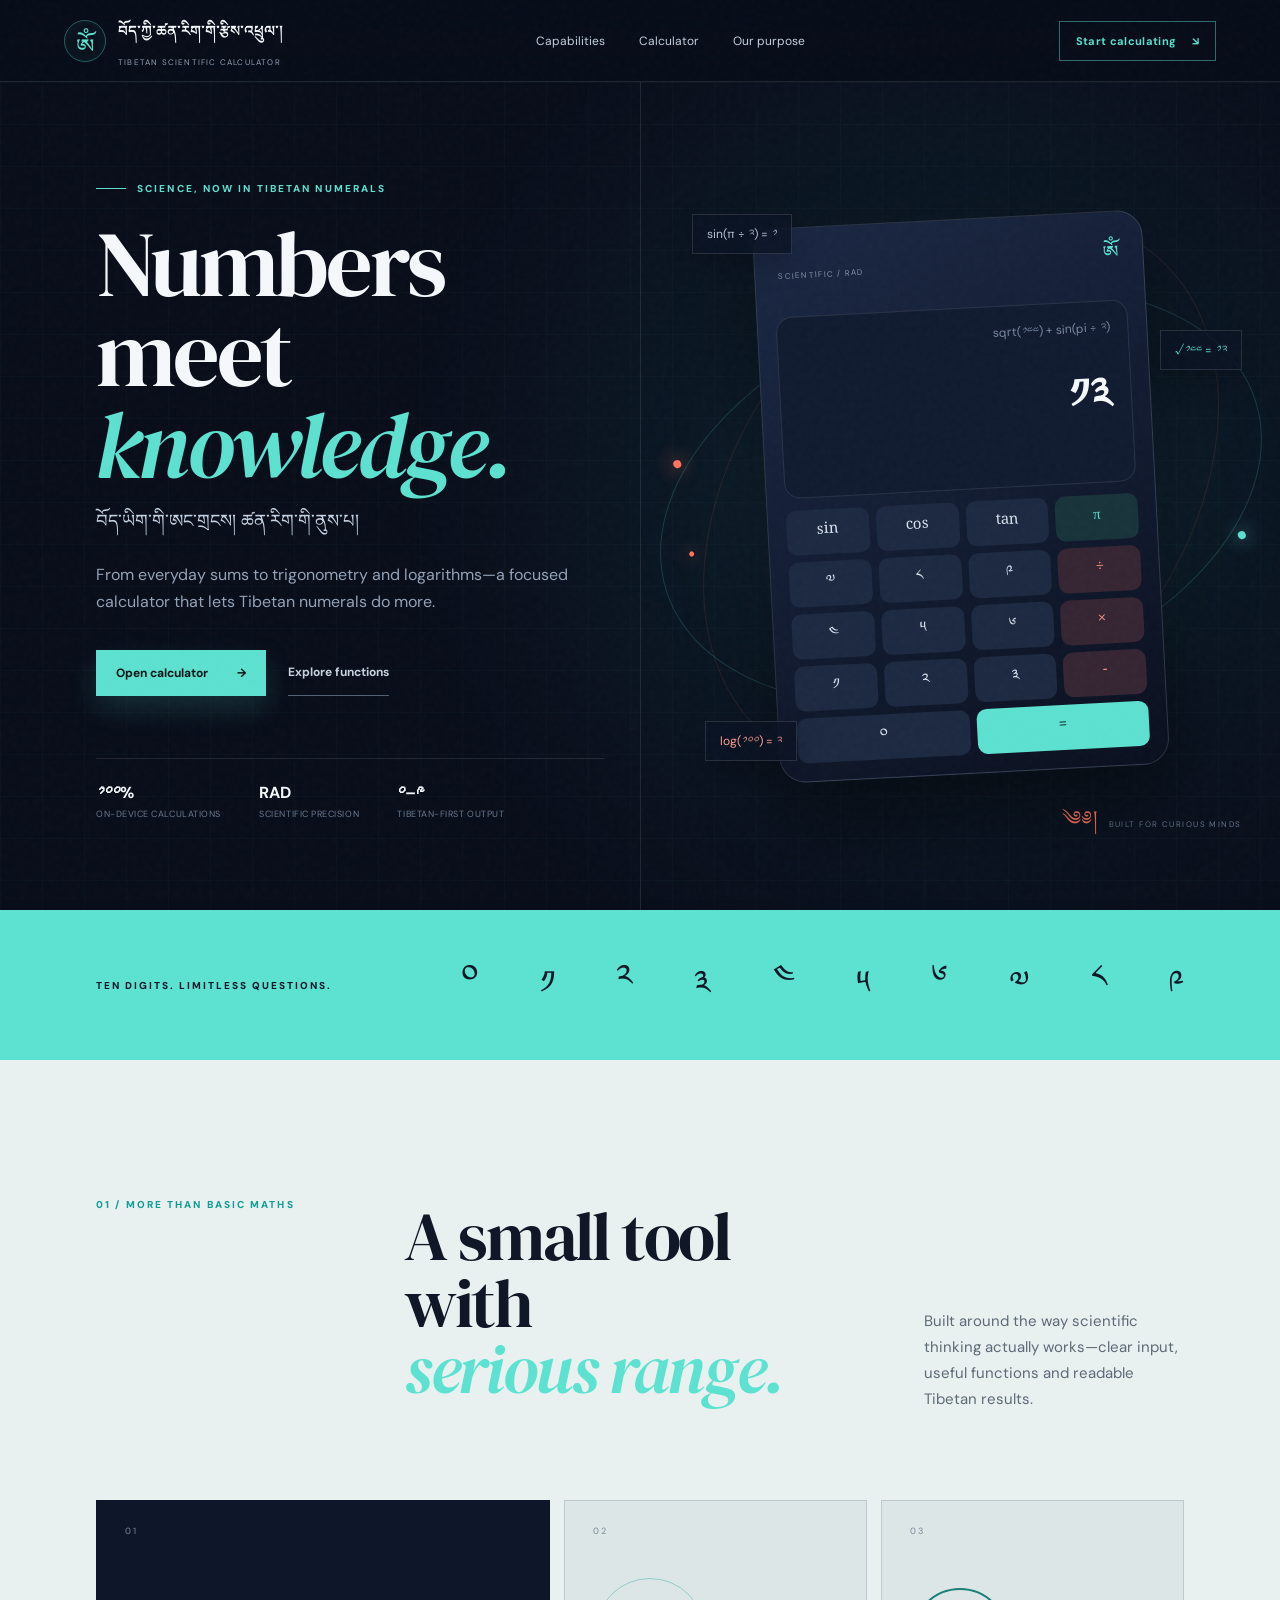
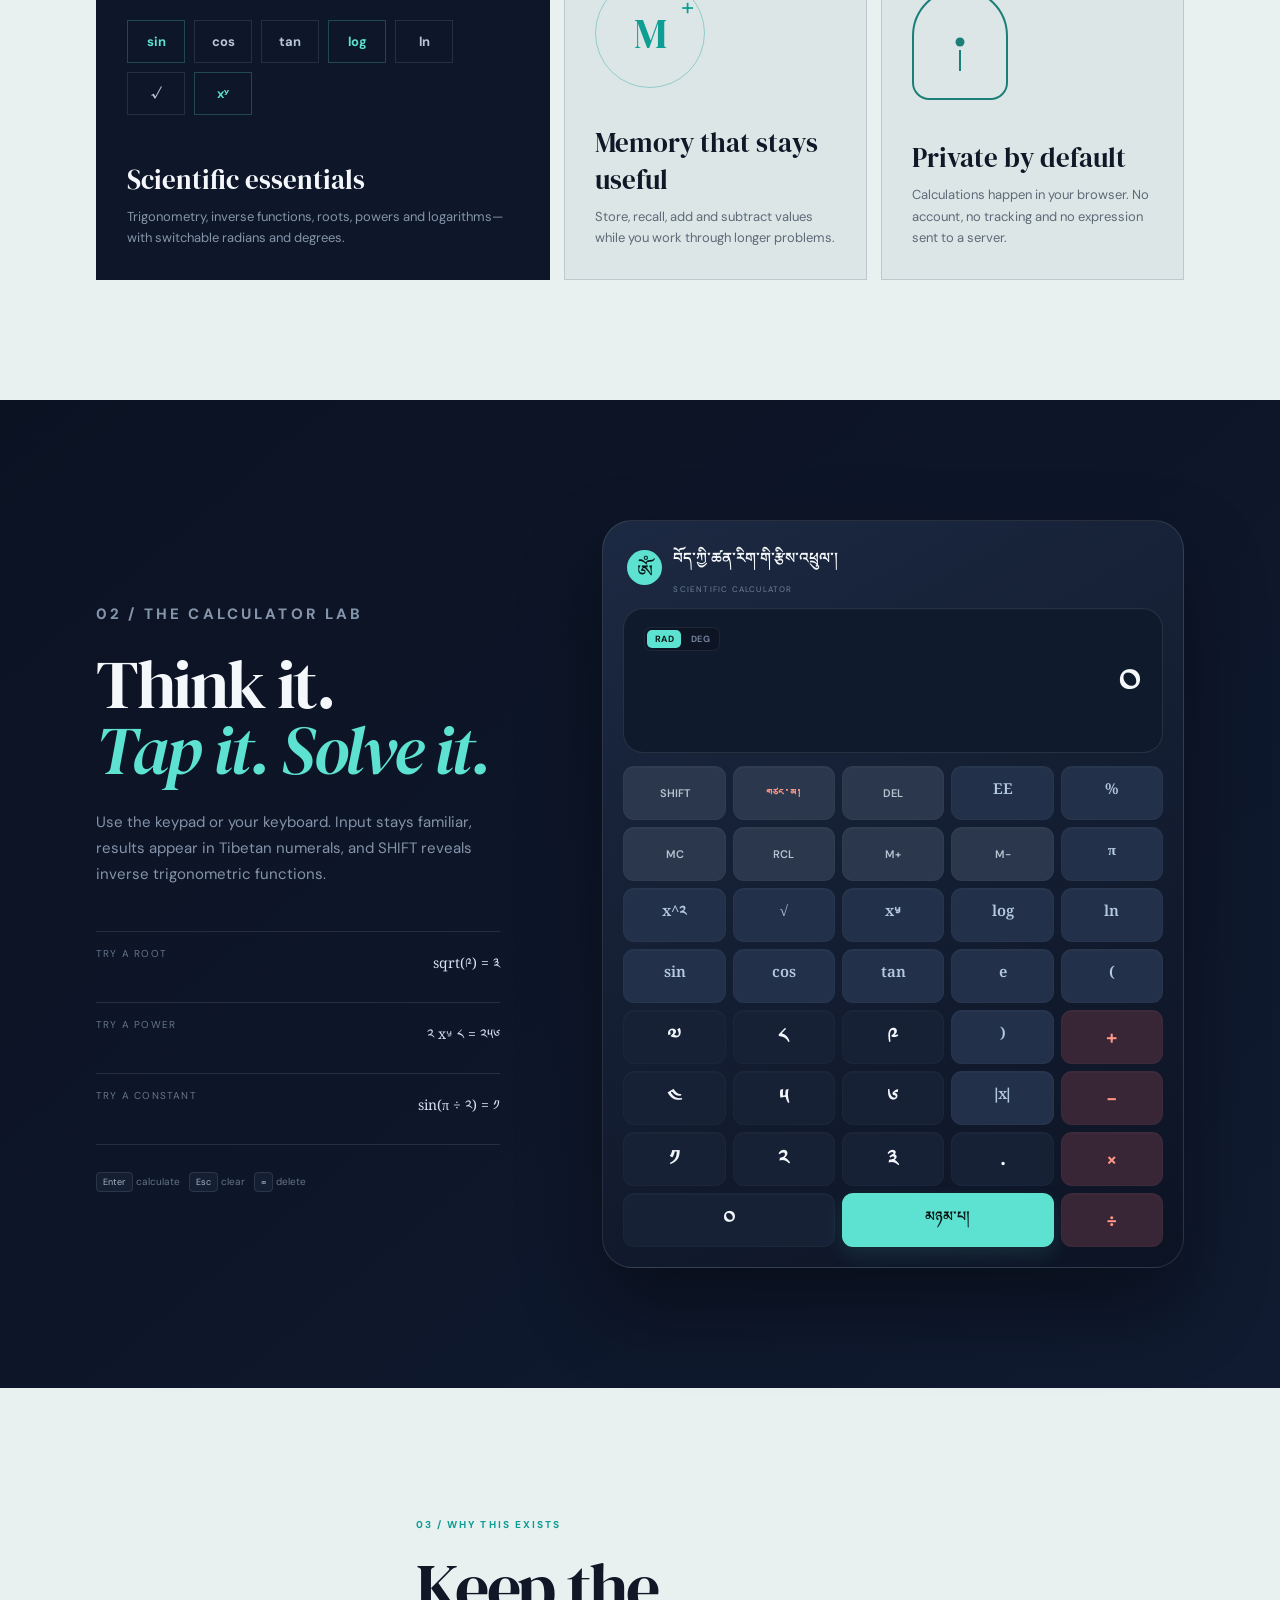
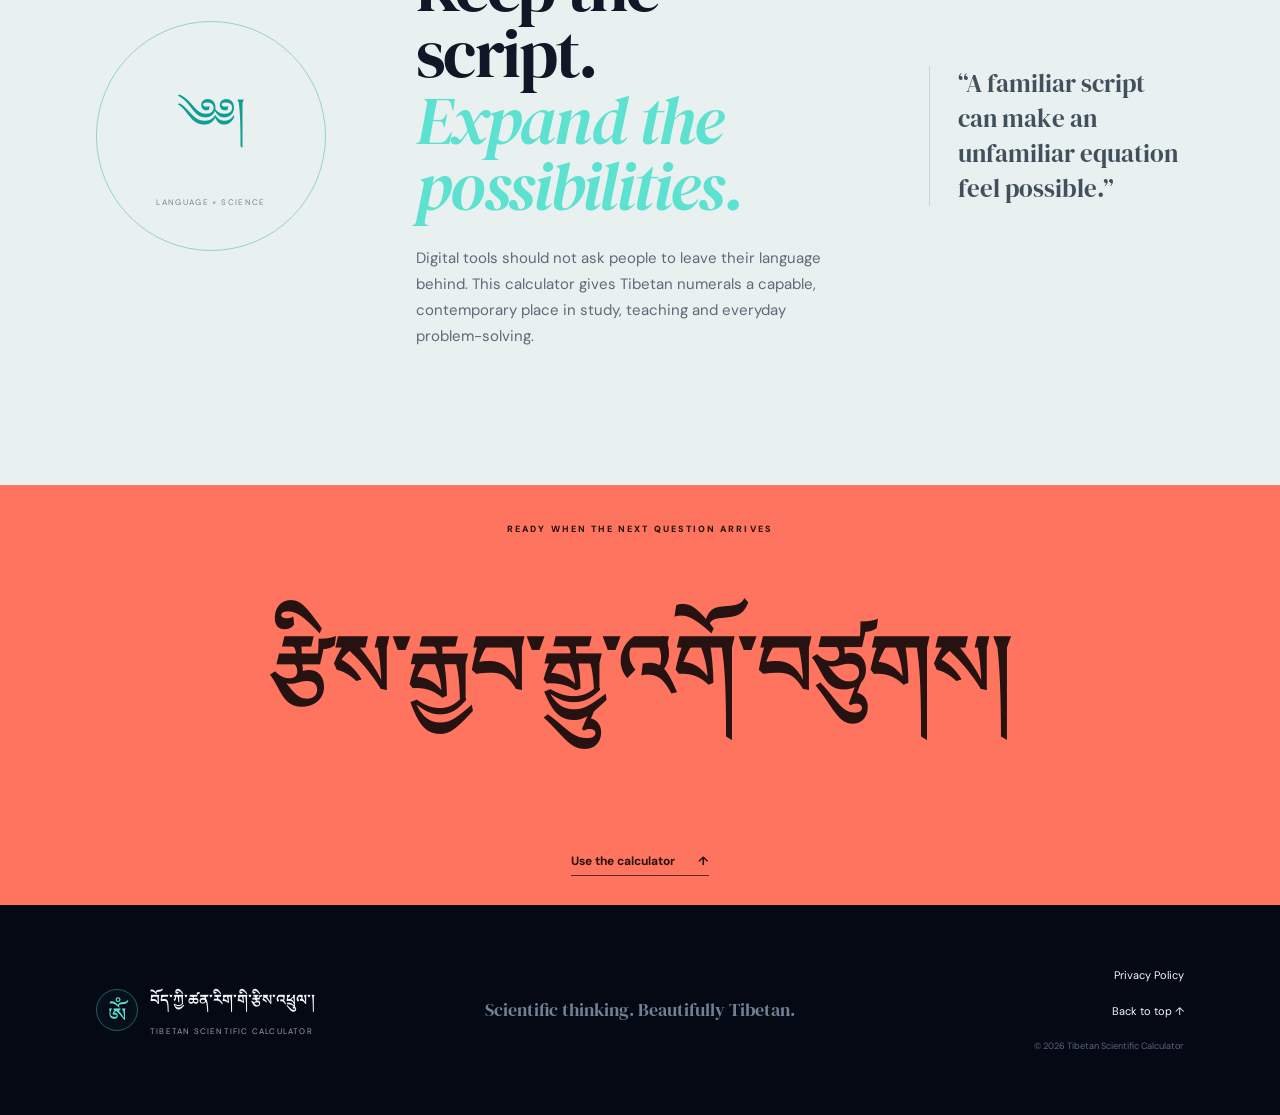
<file: index.html>
<!doctype html>
<html lang="bo">
  <head>
    <meta charset="UTF-8" />
    <meta name="viewport" content="width=device-width, initial-scale=1.0" />
    <meta name="theme-color" content="#0a1020" />
    <meta name="description" content="A modern scientific calculator for Tibetan numerals—trigonometry, logarithms, powers, memory and everyday maths." />
    <title>Tibetan Scientific Calculator · བོད་ཀྱི་ཚན་རིག་གི་རྩིས་འཕྲུལ་།</title>
    <link rel="icon" href="data:image/svg+xml,%3Csvg xmlns='http://www.w3.org/2000/svg' viewBox='0 0 64 64'%3E%3Crect width='64' height='64' rx='16' fill='%23121a32'/%3E%3Ctext x='32' y='44' text-anchor='middle' font-size='38' fill='%235de1d0'%3E%E0%BC%80%3C/text%3E%3C/svg%3E" />
    <link rel="stylesheet" href="styles.css" />
  </head>
  <body>
    <header class="nav" aria-label="Main navigation">
      <a class="brand" href="#top" aria-label="Tibetan Scientific Calculator home">
        <span class="brand-symbol">ༀ</span>
        <span class="brand-copy"><b>བོད་ཀྱི་ཚན་རིག་གི་རྩིས་འཕྲུལ་།</b><small>Tibetan Scientific Calculator</small></span>
      </a>
      <nav aria-label="Page sections">
        <a href="#capabilities">Capabilities</a>
        <a href="#calculator">Calculator</a>
        <a href="#story">Our purpose</a>
      </nav>
      <a class="nav-action" href="#calculator">Start calculating <span>↘</span></a>
    </header>

    <main id="top">
      <section class="hero">
        <div class="hero-copy reveal">
          <p class="kicker"><i></i> SCIENCE, NOW IN TIBETAN NUMERALS</p>
          <h1>Numbers meet<br /><em>knowledge.</em></h1>
          <p class="hero-tibetan">བོད་ཡིག་གི་ཨང་གྲངས། ཚན་རིག་གི་ནུས་པ།</p>
          <p class="hero-lede">From everyday sums to trigonometry and logarithms—a focused calculator that lets Tibetan numerals do more.</p>
          <div class="hero-actions">
            <a class="button primary" href="#calculator">Open calculator <span>→</span></a>
            <a class="button secondary" href="#capabilities">Explore functions</a>
          </div>
          <div class="trust-row">
            <div><strong>༡༠༠%</strong><span>On-device calculations</span></div>
            <div><strong>RAD</strong><span>Scientific precision</span></div>
            <div><strong>༠–༩</strong><span>Tibetan-first output</span></div>
          </div>
        </div>

        <div class="hero-visual reveal delay" aria-label="Scientific calculator preview">
          <div class="orbit orbit-one"></div>
          <div class="orbit orbit-two"></div>
          <div class="formula-chip chip-one">sin(π ÷ ༢) = ༡</div>
          <div class="formula-chip chip-two">√༡༤༤ = ༡༢</div>
          <div class="formula-chip chip-three">log(༡༠༠) = ༢</div>
          <div class="preview-card">
            <div class="preview-top"><span>SCIENTIFIC / RAD</span><b>ༀ</b></div>
            <div class="preview-screen"><small>sqrt(༡༤༤) + sin(pi ÷ ༢)</small><strong>༡༣</strong></div>
            <div class="preview-keys" aria-hidden="true">
              <i>sin</i><i>cos</i><i>tan</i><i class="accent">π</i>
              <i>༧</i><i>༨</i><i>༩</i><i class="op">÷</i>
              <i>༤</i><i>༥</i><i>༦</i><i class="op">×</i>
              <i>༡</i><i>༢</i><i>༣</i><i class="op">−</i>
              <i class="wide">༠</i><i class="equal">=</i>
            </div>
          </div>
          <div class="visual-label"><span>༄༅།</span> BUILT FOR CURIOUS MINDS</div>
        </div>
      </section>

      <section class="numeral-band" aria-label="Tibetan digits zero through nine">
        <p>TEN DIGITS. LIMITLESS QUESTIONS.</p>
        <div><span>༠</span><span>༡</span><span>༢</span><span>༣</span><span>༤</span><span>༥</span><span>༦</span><span>༧</span><span>༨</span><span>༩</span></div>
      </section>

      <section class="capabilities section" id="capabilities">
        <div class="section-heading">
          <p class="section-label">01 / MORE THAN BASIC MATHS</p>
          <h2>A small tool with<br /><em>serious range.</em></h2>
          <p>Built around the way scientific thinking actually works—clear input, useful functions and readable Tibetan results.</p>
        </div>
        <div class="capability-grid">
          <article class="feature-card feature-large">
            <span class="card-number">01</span>
            <div class="function-cloud"><b>sin</b><b>cos</b><b>tan</b><b>log</b><b>ln</b><b>√</b><b>xʸ</b></div>
            <h3>Scientific essentials</h3>
          <p>Trigonometry, inverse functions, roots, powers and logarithms—with switchable radians and degrees.</p>
          </article>
          <article class="feature-card">
            <span class="card-number">02</span>
            <div class="memory-glyph">M<span>+</span></div>
            <h3>Memory that stays useful</h3>
            <p>Store, recall, add and subtract values while you work through longer problems.</p>
          </article>
          <article class="feature-card">
            <span class="card-number">03</span>
            <div class="privacy-glyph"><i></i></div>
            <h3>Private by default</h3>
            <p>Calculations happen in your browser. No account, no tracking and no expression sent to a server.</p>
          </article>
        </div>
      </section>

      <section class="calculator-lab section" id="calculator">
        <div class="lab-copy">
          <p class="section-label">02 / THE CALCULATOR LAB</p>
          <h2>Think it.<br /><em>Tap it. Solve it.</em></h2>
          <p>Use the keypad or your keyboard. Input stays familiar, results appear in Tibetan numerals, and SHIFT reveals inverse trigonometric functions.</p>
          <div class="example-stack">
            <div><span>Try a root</span><b>sqrt(༩) = ༣</b></div>
            <div><span>Try a power</span><b>༢ xʸ ༨ = ༢༥༦</b></div>
            <div><span>Try a constant</span><b>sin(π ÷ ༢) = ༡</b></div>
          </div>
          <p class="keyboard-note"><kbd>Enter</kbd> calculate &nbsp; <kbd>Esc</kbd> clear &nbsp; <kbd>⌫</kbd> delete</p>
        </div>

        <div class="calculator" aria-label="Interactive Tibetan scientific calculator">
          <header class="calculator-header">
            <div class="brand-mark" aria-hidden="true">ༀ</div>
            <div><strong>བོད་ཀྱི་ཚན་རིག་གི་རྩིས་འཕྲུལ་།</strong><small>Scientific calculator</small></div>
            <div class="memory-indicator" id="memoryIndicator" aria-label="Memory active">M</div>
          </header>

          <div class="display" aria-live="polite">
            <div class="display-meta">
              <div class="angle-mode-control" role="group" aria-label="Angle mode">
                <button class="angle-mode-option selected" type="button" data-angle-mode="RAD" aria-pressed="true">RAD</button>
                <button class="angle-mode-option" type="button" data-angle-mode="DEG" aria-pressed="false">DEG</button>
              </div>
              <span id="statusMessage" role="status"></span>
              <span id="previous"></span>
            </div>
            <div class="expression" id="expression">༠</div>
          </div>

          <div class="keypad" id="keypad">
            <button class="key action" data-action="shift">SHIFT</button>
            <button class="key action clear" data-action="clear">གཙང་མ།</button>
            <button class="key action" data-action="delete" aria-label="Delete">DEL</button>
            <button class="key function" data-value="*10**">EE</button>
            <button class="key function" data-value="%">%</button>
            <button class="key action" data-action="memory-clear">MC</button>
            <button class="key action" data-action="memory-recall">RCL</button>
            <button class="key action" data-action="memory-add">M+</button>
            <button class="key action" data-action="memory-subtract">M−</button>
            <button class="key function" data-value="pi">π</button>
            <button class="key function" data-value="**2">x^༢</button>
            <button class="key function" data-value="sqrt(">√</button>
            <button class="key function" data-value="**">xʸ</button>
            <button class="key function" data-value="log(">log</button>
            <button class="key function" data-value="ln(">ln</button>
            <button class="key function trig" data-normal="sin(" data-shift="asin(">sin</button>
            <button class="key function trig" data-normal="cos(" data-shift="acos(">cos</button>
            <button class="key function trig" data-normal="tan(" data-shift="atan(">tan</button>
            <button class="key function" data-value="e">e</button>
            <button class="key function" data-value="(">(</button>
            <button class="key number" data-value="༧">༧</button>
            <button class="key number" data-value="༨">༨</button>
            <button class="key number" data-value="༩">༩</button>
            <button class="key function" data-value=")">)</button>
            <button class="key operator" data-value="+">+</button>
            <button class="key number" data-value="༤">༤</button>
            <button class="key number" data-value="༥">༥</button>
            <button class="key number" data-value="༦">༦</button>
            <button class="key function" data-value="abs(">|x|</button>
            <button class="key operator" data-value="-">−</button>
            <button class="key number" data-value="༡">༡</button>
            <button class="key number" data-value="༢">༢</button>
            <button class="key number" data-value="༣">༣</button>
            <button class="key number" data-value=".">.</button>
            <button class="key operator" data-value="*">×</button>
            <button class="key number zero" data-value="༠">༠</button>
            <button class="key equals" data-action="calculate">མཉམ་པ།</button>
            <button class="key operator" data-value="/">÷</button>
          </div>
        </div>
      </section>

      <section class="story section" id="story">
        <div class="story-mark"><span>༄༅།</span><small>LANGUAGE × SCIENCE</small></div>
        <div class="story-copy">
          <p class="section-label">03 / WHY THIS EXISTS</p>
          <h2>Keep the script.<br /><em>Expand the possibilities.</em></h2>
          <p>Digital tools should not ask people to leave their language behind. This calculator gives Tibetan numerals a capable, contemporary place in study, teaching and everyday problem-solving.</p>
        </div>
        <blockquote>“A familiar script can make an unfamiliar equation feel possible.”</blockquote>
      </section>

      <section class="closing">
        <p>READY WHEN THE NEXT QUESTION ARRIVES</p>
        <h2>རྩིས་རྒྱབ་རྒྱུ་འགོ་བཙུགས།</h2>
        <a href="#calculator">Use the calculator <span>↑</span></a>
      </section>
    </main>

    <footer>
      <a class="brand footer-brand" href="#top"><span class="brand-symbol">ༀ</span><span class="brand-copy"><b>བོད་ཀྱི་ཚན་རིག་གི་རྩིས་འཕྲུལ་།</b><small>Tibetan Scientific Calculator</small></span></a>
      <p>Scientific thinking. Beautifully Tibetan.</p>
      <div><a href="privacy-policy.html">Privacy Policy</a><a href="#top">Back to top ↑</a><small>© 2026 Tibetan Scientific Calculator</small></div>
    </footer>
    <script src="app.js"></script>
  </body>
</html>
</file>
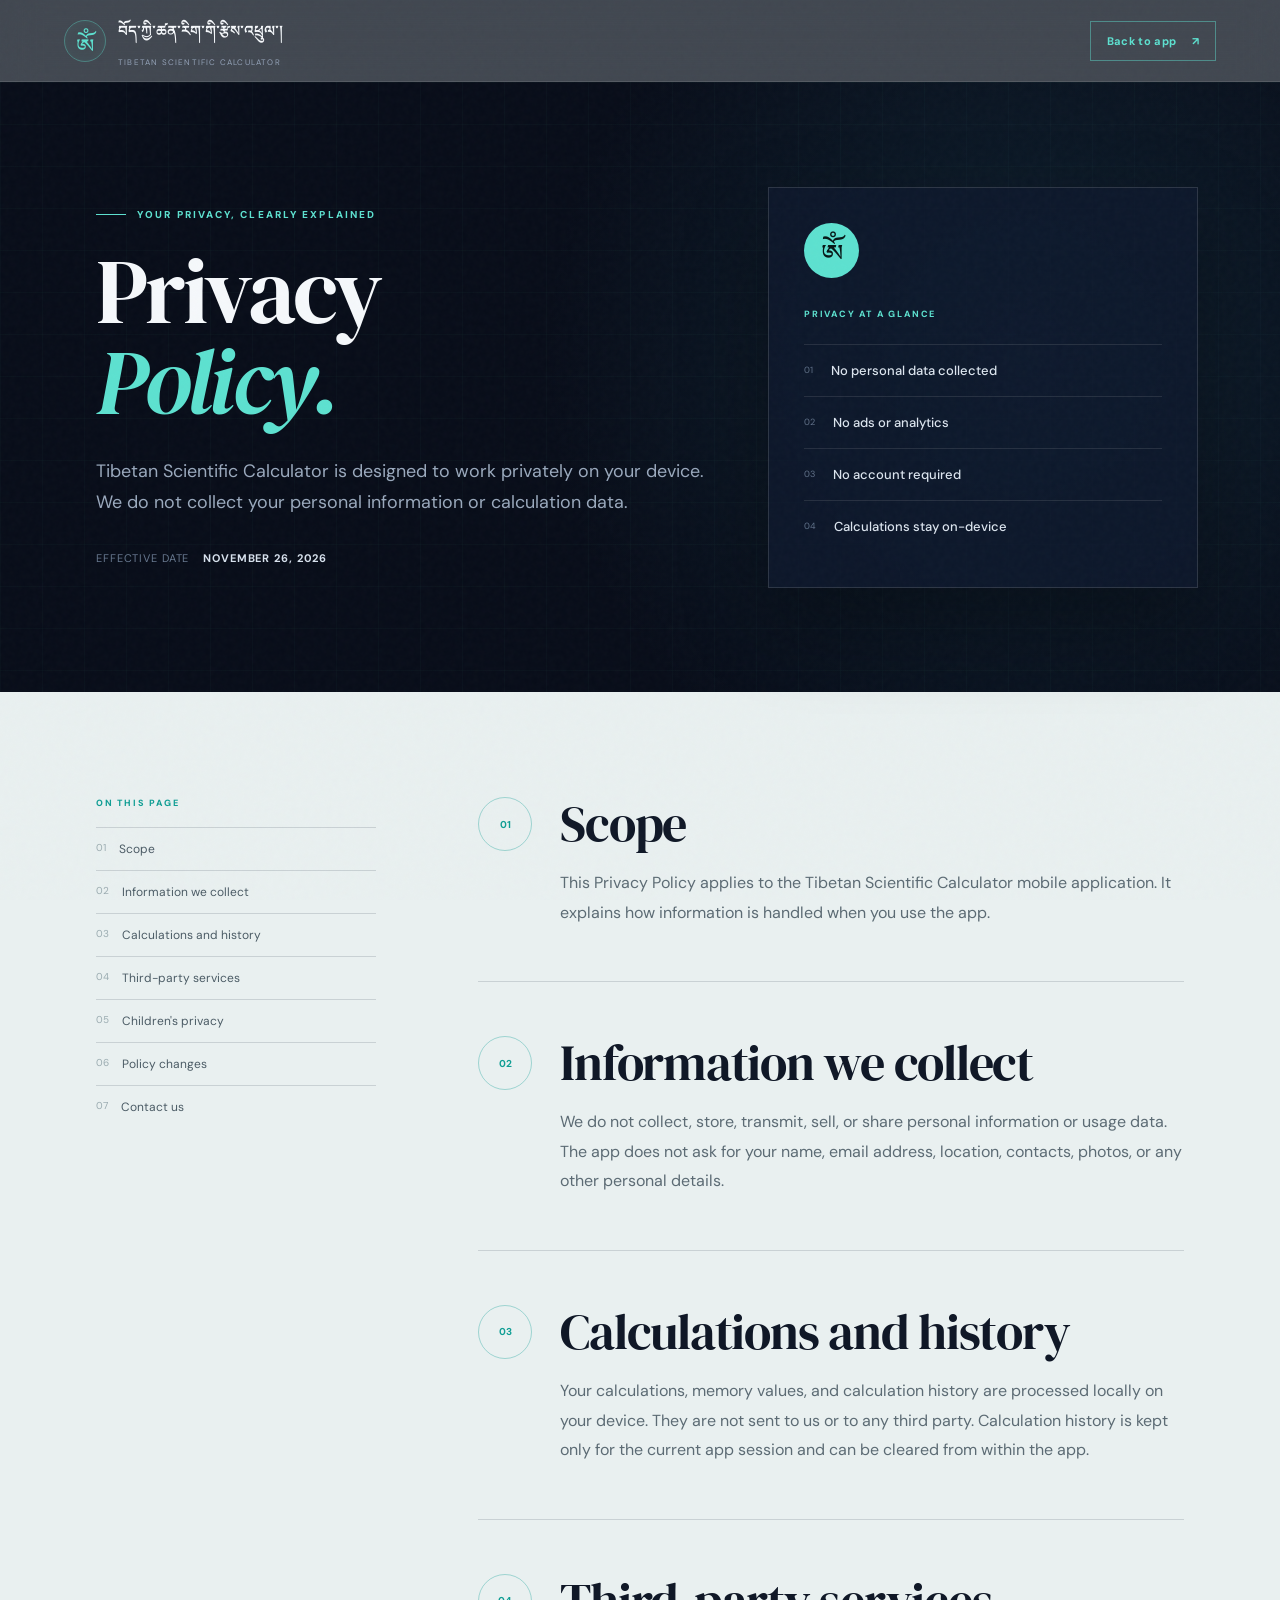
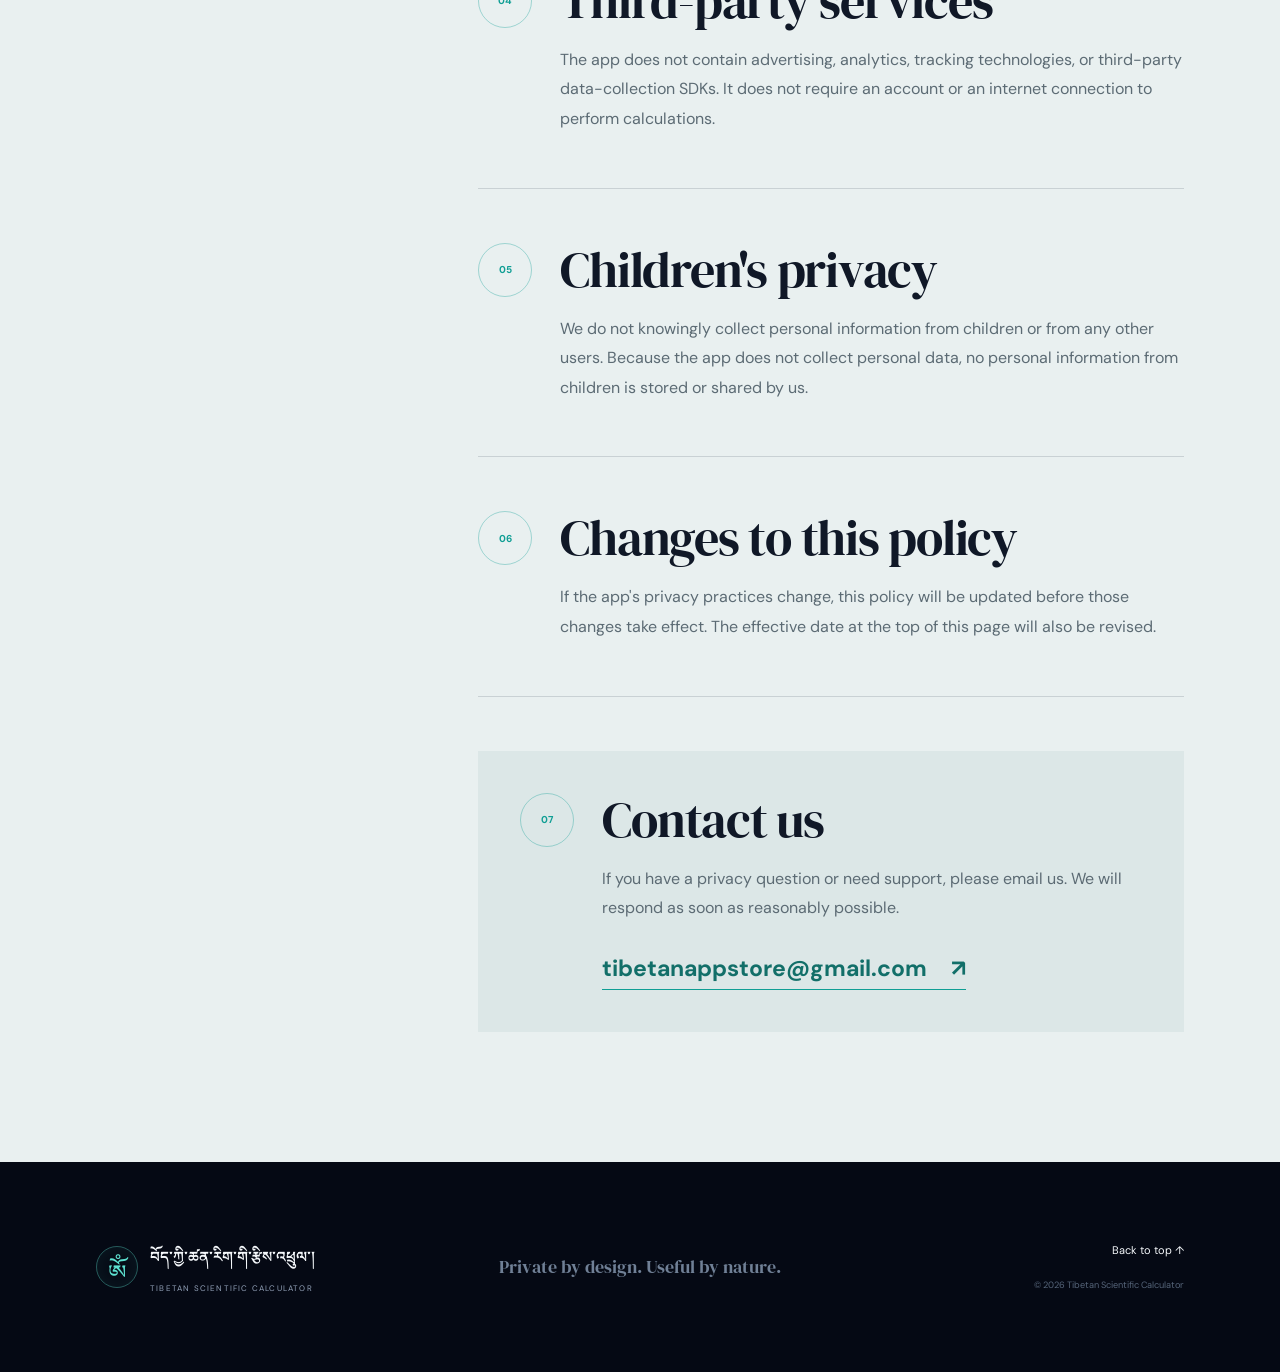
<file: privacy-policy.html>
<!doctype html>
<html lang="en">
  <head>
    <meta charset="UTF-8" />
    <meta name="viewport" content="width=device-width, initial-scale=1.0" />
    <meta name="theme-color" content="#0a1020" />
    <meta name="description" content="Privacy Policy for the Tibetan Scientific Calculator app." />
    <title>Privacy Policy · Tibetan Scientific Calculator</title>
    <link rel="icon" href="data:image/svg+xml,%3Csvg xmlns='http://www.w3.org/2000/svg' viewBox='0 0 64 64'%3E%3Crect width='64' height='64' rx='16' fill='%23121a32'/%3E%3Ctext x='32' y='44' text-anchor='middle' font-size='38' fill='%235de1d0'%3E%E0%BC%80%3C/text%3E%3C/svg%3E" />
    <link rel="stylesheet" href="styles.css" />
    <link rel="stylesheet" href="privacy-policy.css" />
  </head>
  <body class="policy-page">
    <header class="nav policy-nav" aria-label="Main navigation">
      <a class="brand" href="index.html" aria-label="Tibetan Scientific Calculator home">
        <span class="brand-symbol">ༀ</span>
        <span class="brand-copy"><b>བོད་ཀྱི་ཚན་རིག་གི་རྩིས་འཕྲུལ་།</b><small>Tibetan Scientific Calculator</small></span>
      </a>
      <a class="nav-action" href="index.html">Back to app <span>↗</span></a>
    </header>

    <main id="top">
      <section class="policy-hero">
        <div class="policy-hero-copy reveal">
          <p class="kicker"><i></i> YOUR PRIVACY, CLEARLY EXPLAINED</p>
          <h1>Privacy<br /><em>Policy.</em></h1>
          <p class="policy-intro">Tibetan Scientific Calculator is designed to work privately on your device. We do not collect your personal information or calculation data.</p>
          <p class="effective-date">Effective date <strong>November 26, 2026</strong></p>
        </div>
        <aside class="privacy-summary reveal delay" aria-label="Privacy summary">
          <span class="summary-mark" aria-hidden="true">ༀ</span>
          <p>PRIVACY AT A GLANCE</p>
          <ul>
            <li><span>01</span><strong>No personal data collected</strong></li>
            <li><span>02</span><strong>No ads or analytics</strong></li>
            <li><span>03</span><strong>No account required</strong></li>
            <li><span>04</span><strong>Calculations stay on-device</strong></li>
          </ul>
        </aside>
      </section>

      <section class="policy-layout">
        <nav class="policy-toc" aria-label="Privacy policy contents">
          <p>ON THIS PAGE</p>
          <a href="#scope">01 <span>Scope</span></a>
          <a href="#collection">02 <span>Information we collect</span></a>
          <a href="#calculations">03 <span>Calculations and history</span></a>
          <a href="#third-parties">04 <span>Third-party services</span></a>
          <a href="#children">05 <span>Children's privacy</span></a>
          <a href="#changes">06 <span>Policy changes</span></a>
          <a href="#contact">07 <span>Contact us</span></a>
        </nav>

        <div class="policy-content">
          <article id="scope">
            <span class="article-number">01</span>
            <div>
              <h2>Scope</h2>
              <p>This Privacy Policy applies to the Tibetan Scientific Calculator mobile application. It explains how information is handled when you use the app.</p>
            </div>
          </article>

          <article id="collection">
            <span class="article-number">02</span>
            <div>
              <h2>Information we collect</h2>
              <p>We do not collect, store, transmit, sell, or share personal information or usage data. The app does not ask for your name, email address, location, contacts, photos, or any other personal details.</p>
            </div>
          </article>

          <article id="calculations">
            <span class="article-number">03</span>
            <div>
              <h2>Calculations and history</h2>
              <p>Your calculations, memory values, and calculation history are processed locally on your device. They are not sent to us or to any third party. Calculation history is kept only for the current app session and can be cleared from within the app.</p>
            </div>
          </article>

          <article id="third-parties">
            <span class="article-number">04</span>
            <div>
              <h2>Third-party services</h2>
              <p>The app does not contain advertising, analytics, tracking technologies, or third-party data-collection SDKs. It does not require an account or an internet connection to perform calculations.</p>
            </div>
          </article>

          <article id="children">
            <span class="article-number">05</span>
            <div>
              <h2>Children's privacy</h2>
              <p>We do not knowingly collect personal information from children or from any other users. Because the app does not collect personal data, no personal information from children is stored or shared by us.</p>
            </div>
          </article>

          <article id="changes">
            <span class="article-number">06</span>
            <div>
              <h2>Changes to this policy</h2>
              <p>If the app's privacy practices change, this policy will be updated before those changes take effect. The effective date at the top of this page will also be revised.</p>
            </div>
          </article>

          <article id="contact" class="contact-card">
            <span class="article-number">07</span>
            <div>
              <h2>Contact us</h2>
              <p>If you have a privacy question or need support, please email us. We will respond as soon as reasonably possible.</p>
              <a class="email-link" href="mailto:tibetanappstore@gmail.com">tibetanappstore@gmail.com <span>↗</span></a>
            </div>
          </article>
        </div>
      </section>
    </main>

    <footer>
      <a class="brand footer-brand" href="index.html"><span class="brand-symbol">ༀ</span><span class="brand-copy"><b>བོད་ཀྱི་ཚན་རིག་གི་རྩིས་འཕྲུལ་།</b><small>Tibetan Scientific Calculator</small></span></a>
      <p>Private by design. Useful by nature.</p>
      <div><a href="#top">Back to top ↑</a><small>© 2026 Tibetan Scientific Calculator</small></div>
    </footer>
  </body>
</html>
</file>
<file: styles.css>
@import url('https://fonts.googleapis.com/css2?family=DM+Sans:wght@400;500;600;700&family=DM+Serif+Display:ital@0;1&family=Noto+Serif+Tibetan:wght@400;600;700&display=swap');

:root {
  color-scheme: dark;
  --night: #080d19;
  --navy: #0e1629;
  --navy-2: #131e35;
  --paper: #e9f0f0;
  --ink: #101827;
  --white: #f5f8fb;
  --muted: #93a2b8;
  --cyan: #5de1d0;
  --cyan-dark: #0f9e94;
  --coral: #ff745f;
  --line: rgba(255,255,255,.1);
  --dark-line: rgba(13,26,43,.14);
}

* { box-sizing: border-box; }
html { scroll-behavior: smooth; }
body { margin: 0; background: var(--night); color: var(--white); font-family: 'DM Sans', system-ui, sans-serif; }
a { color: inherit; text-decoration: none; }
button { font: inherit; }

body::before {
  content: '';
  position: fixed;
  inset: 0;
  z-index: 20;
  pointer-events: none;
  opacity: .14;
  background-image: url("data:image/svg+xml,%3Csvg viewBox='0 0 180 180' xmlns='http://www.w3.org/2000/svg'%3E%3Cfilter id='n'%3E%3CfeTurbulence type='fractalNoise' baseFrequency='.85' numOctaves='3' stitchTiles='stitch'/%3E%3C/filter%3E%3Crect width='100%25' height='100%25' filter='url(%23n)' opacity='.18'/%3E%3C/svg%3E");
}

.nav {
  height: 82px;
  position: relative;
  z-index: 10;
  display: flex;
  align-items: center;
  justify-content: space-between;
  padding: 0 clamp(22px, 5vw, 78px);
  border-bottom: 1px solid var(--line);
  background: rgba(8,13,25,.74);
  backdrop-filter: blur(18px);
}

.brand, .footer-brand { display: flex; align-items: center; gap: 12px; }
.brand-symbol {
  width: 42px; height: 42px; display: grid; place-items: center;
  border: 1px solid rgba(93,225,208,.38); border-radius: 50%;
  color: var(--cyan); font: 23px 'Noto Serif Tibetan', serif;
  box-shadow: inset 0 0 22px rgba(93,225,208,.08);
}
.brand-copy { display: flex; flex-direction: column; line-height: 1.2; }
.brand-copy b { font: 600 15px 'Noto Serif Tibetan', serif; }
.brand-copy small { margin-top: 2px; color: var(--muted); font-size: 8px; letter-spacing: .15em; text-transform: uppercase; }
.nav nav { display: flex; gap: 34px; color: #c6d0df; font-size: 12px; }
.nav nav a { position: relative; padding: 8px 0; }
.nav nav a::after { content: ''; position: absolute; left: 0; right: 100%; bottom: 1px; height: 1px; background: var(--cyan); transition: .25s; }
.nav nav a:hover::after { right: 0; }
.nav-action { padding: 12px 16px; border: 1px solid rgba(93,225,208,.45); color: var(--cyan); font-size: 11px; font-weight: 700; letter-spacing: .03em; }
.nav-action span { margin-left: 12px; }

.hero {
  min-height: calc(100vh - 82px);
  display: grid;
  grid-template-columns: 1fr 1fr;
  overflow: hidden;
  background:
    linear-gradient(rgba(93,225,208,.025) 1px, transparent 1px),
    linear-gradient(90deg, rgba(93,225,208,.025) 1px, transparent 1px),
    radial-gradient(circle at 74% 48%, rgba(37,100,124,.21), transparent 34rem),
    var(--night);
  background-size: 42px 42px, 42px 42px, auto, auto;
}

.hero-copy { align-self: center; padding: 90px 36px 90px clamp(28px, 7.5vw, 120px); position: relative; z-index: 2; }
.kicker, .section-label { color: var(--cyan-dark); font-size: 10px; font-weight: 800; letter-spacing: .21em; }
.kicker { display: flex; align-items: center; gap: 11px; color: var(--cyan); }
.kicker i { width: 30px; height: 1px; background: currentColor; }
h1, h2 { margin: 24px 0; font-family: 'DM Serif Display', 'Noto Serif Tibetan', serif; font-weight: 400; line-height: .98; letter-spacing: -.035em; }
h1 { max-width: 720px; font-size: clamp(58px, 7.2vw, 108px); }
h1 em, h2 em { color: var(--cyan); font-weight: 400; }
.hero-tibetan { margin: -4px 0 20px; color: #c5d2e3; font: 18px/1.8 'Noto Serif Tibetan', serif; }
.hero-lede { max-width: 590px; color: var(--muted); font-size: clamp(16px, 1.25vw, 19px); line-height: 1.65; }
.hero-actions { display: flex; align-items: center; gap: 22px; margin-top: 34px; }
.button { padding: 15px 20px; font-size: 12px; font-weight: 700; }
.button.primary { color: #071515; background: var(--cyan); box-shadow: 0 12px 30px rgba(93,225,208,.16); }
.button.primary span { margin-left: 26px; }
.button.secondary { padding-inline: 0; border-bottom: 1px solid #526076; color: #c8d2df; }
.trust-row { display: flex; gap: clamp(22px, 3vw, 48px); margin-top: 62px; padding-top: 23px; border-top: 1px solid var(--line); }
.trust-row div { display: grid; gap: 5px; }
.trust-row strong { color: var(--white); font-size: 16px; }
.trust-row span { color: #697a91; font-size: 9px; letter-spacing: .06em; text-transform: uppercase; }

.hero-visual { position: relative; min-height: 710px; display: grid; place-items: center; overflow: hidden; border-left: 1px solid var(--line); }
.hero-visual::before { content: ''; position: absolute; width: 400px; height: 400px; border-radius: 50%; background: rgba(93,225,208,.08); filter: blur(70px); }
.orbit { position: absolute; left: 50%; top: 50%; border: 1px solid rgba(93,225,208,.18); border-radius: 50%; transform: translate(-50%,-50%) rotate(-18deg); }
.orbit::before, .orbit::after { content: ''; position: absolute; width: 8px; height: 8px; border-radius: 50%; background: var(--coral); box-shadow: 0 0 18px var(--coral); }
.orbit-one { width: 620px; height: 390px; }
.orbit-one::before { left: 45px; top: 72px; }
.orbit-one::after { right: 50px; bottom: 66px; background: var(--cyan); box-shadow: 0 0 18px var(--cyan); }
.orbit-two { width: 440px; height: 620px; transform: translate(-50%,-50%) rotate(38deg); border-color: rgba(255,116,95,.12); }
.orbit-two::before { left: 40px; bottom: 95px; width: 5px; height: 5px; }
.orbit-two::after { display: none; }
.preview-card { width: min(390px, 66%); position: relative; z-index: 2; padding: 18px; border: 1px solid rgba(255,255,255,.13); border-radius: 26px; background: linear-gradient(150deg, rgba(28,41,69,.96), rgba(10,16,31,.98)); box-shadow: 0 35px 80px rgba(0,0,0,.48); transform: rotate(-3deg); }
.preview-top { display: flex; justify-content: space-between; align-items: center; padding: 1px 5px 13px; color: #8494ab; font-size: 8px; letter-spacing: .16em; }
.preview-top b { color: var(--cyan); font: 20px 'Noto Serif Tibetan'; }
.preview-screen { min-height: 112px; display: flex; flex-direction: column; justify-content: flex-end; align-items: flex-end; padding: 18px; border: 1px solid var(--line); border-radius: 16px; background: #111b30; }
.preview-screen small { color: #7989a1; font-size: 12px; }
.preview-screen strong { margin-top: 9px; font: 600 42px 'Noto Serif Tibetan', serif; }
.preview-keys { display: grid; grid-template-columns: repeat(4,1fr); gap: 7px; margin-top: 12px; }
.preview-keys i { min-height: 45px; display: grid; place-items: center; border-radius: 10px; background: #1c2940; color: #d9e2ef; font: normal 15px 'Noto Serif Tibetan', serif; }
.preview-keys .accent { color: var(--cyan); background: #18333a; }
.preview-keys .op { color: #ff9583; background: #352532; }
.preview-keys .wide { grid-column: span 2; }
.preview-keys .equal { grid-column: span 2; color: #081916; background: var(--cyan); }
.formula-chip { position: absolute; z-index: 3; padding: 11px 14px; border: 1px solid rgba(255,255,255,.12); background: rgba(11,19,35,.8); backdrop-filter: blur(12px); color: #b7c3d4; font: 12px 'DM Sans'; box-shadow: 0 12px 28px rgba(0,0,0,.2); }
.chip-one { top: 16%; left: 8%; }
.chip-two { right: 6%; top: 30%; color: var(--cyan); }
.chip-three { left: 10%; bottom: 18%; color: #ff9e8f; }
.visual-label { position: absolute; right: 6%; bottom: 7%; display: flex; align-items: center; gap: 10px; color: #65758b; font-size: 8px; letter-spacing: .18em; }
.visual-label span { color: var(--coral); font: 20px 'Noto Serif Tibetan'; }

.numeral-band { min-height: 150px; display: grid; grid-template-columns: .45fr 1fr; align-items: center; gap: 40px; padding: 30px clamp(28px,7.5vw,120px); color: var(--ink); background: var(--cyan); }
.numeral-band p { font-size: 10px; font-weight: 800; letter-spacing: .2em; }
.numeral-band div { display: flex; justify-content: space-between; font: 32px 'Noto Serif Tibetan', serif; }
.numeral-band span:nth-child(even) { transform: translateY(6px); }

.section { padding: 120px clamp(28px,7.5vw,120px); }
.capabilities { color: var(--ink); background: var(--paper); }
.section-heading { display: grid; grid-template-columns: .75fr 1.4fr .8fr; gap: 5vw; align-items: end; }
.section-heading .section-label { align-self: start; margin-top: 18px; }
.section-heading h2, .lab-copy h2, .story h2 { font-size: clamp(48px,5.3vw,78px); }
.section-heading > p:last-child, .lab-copy > p, .story-copy > p:last-child { color: #5d6a77; font-size: 15px; line-height: 1.75; }
.capability-grid { display: grid; grid-template-columns: 1.2fr .8fr .8fr; gap: 14px; margin-top: 72px; }
.feature-card { min-height: 380px; position: relative; overflow: hidden; display: flex; flex-direction: column; justify-content: flex-end; padding: 30px; border: 1px solid var(--dark-line); background: #dce6e7; }
.feature-large { color: var(--white); background: var(--navy); }
.card-number { position: absolute; left: 28px; top: 24px; color: #7a8a98; font-size: 9px; letter-spacing: .18em; }
.feature-card h3 { margin: 24px 0 8px; font: 400 27px 'DM Serif Display', serif; }
.feature-card p { max-width: 430px; margin: 0; color: #5d6a77; font-size: 13px; line-height: 1.65; }
.feature-large p { color: #8495ab; }
.function-cloud { display: flex; flex-wrap: wrap; gap: 9px; margin-bottom: 22px; }
.function-cloud b { min-width: 58px; padding: 12px 14px; border: 1px solid var(--line); color: #b9c6d8; font-size: 13px; text-align: center; }
.function-cloud b:nth-child(3n+1) { color: var(--cyan); border-color: rgba(93,225,208,.24); }
.memory-glyph { width: 110px; height: 110px; display: grid; place-items: center; margin-bottom: 12px; border: 1px solid rgba(15,158,148,.36); border-radius: 50%; color: var(--cyan-dark); font: 42px 'DM Serif Display'; }
.memory-glyph span { position: absolute; margin: -53px 0 0 75px; font: 24px 'DM Sans'; }
.privacy-glyph { width: 96px; height: 112px; position: relative; margin-bottom: 15px; border: 2px solid #1c7e78; border-radius: 50px 50px 18px 18px; }
.privacy-glyph::before { content: ''; position: absolute; left: 50%; top: 48%; width: 9px; height: 9px; border-radius: 50%; background: #1c7e78; transform: translate(-50%,-50%); }
.privacy-glyph i { position: absolute; left: 50%; top: 55%; width: 2px; height: 21px; background: #1c7e78; transform: translateX(-50%); }

.calculator-lab { display: grid; grid-template-columns: .82fr 1.18fr; gap: 8vw; align-items: center; background: linear-gradient(140deg,#0b1222,#101b31); }
.lab-copy { max-width: 540px; }
.lab-copy > p { color: #8494aa; }
.example-stack { margin: 44px 0 28px; border-top: 1px solid var(--line); }
.example-stack div { display: flex; justify-content: space-between; gap: 20px; padding: 15px 0; border-bottom: 1px solid var(--line); }
.example-stack span { color: #65758b; font-size: 10px; text-transform: uppercase; letter-spacing: .12em; }
.example-stack b { color: #d7e1ee; font: 14px 'Noto Serif Tibetan', serif; }
.keyboard-note { color: #64738a !important; font-size: 10px !important; }
kbd { padding: 3px 6px; border: 1px solid var(--line); border-radius: 4px; color: #aab7c8; background: #141f33; font: 9px 'DM Sans'; }

.calculator { width: 100%; max-width: 610px; justify-self: end; padding: 20px; border: 1px solid rgba(255,255,255,.11); border-radius: 30px; background: linear-gradient(150deg,#1c2942,#0c1323); box-shadow: 0 38px 80px rgba(0,0,0,.42); }
.calculator-header { display: flex; align-items: center; gap: 11px; padding: 0 4px 14px; }
.brand-mark { width: 35px; height: 35px; flex: 0 0 35px; display: grid; place-items: center; border-radius: 50%; color: #071817; background: var(--cyan); font: 20px 'Noto Serif Tibetan'; }
.calculator-header > div:nth-child(2) { display: grid; gap: 1px; min-width: 0; }
.calculator-header strong { font: 600 15px 'Noto Serif Tibetan', serif; }
.calculator-header small { color: #718198; font-size: 8px; letter-spacing: .15em; text-transform: uppercase; }
.memory-indicator { width: 26px; height: 26px; margin-left: auto; display: grid; place-items: center; border-radius: 50%; color: var(--cyan); background: rgba(93,225,208,.1); font-size: 10px; font-weight: 700; opacity: 0; transform: scale(.8); transition: .2s; }
.memory-indicator.visible { opacity: 1; transform: scale(1); }
.display { height: 145px; display: flex; flex-direction: column; justify-content: space-between; overflow: hidden; padding: 18px 20px; border: 1px solid var(--line); border-radius: 20px; background: #101a2d; box-shadow: inset 0 1px rgba(255,255,255,.025); }
.display-meta { min-width: 0; display: flex; align-items: center; justify-content: space-between; color: #6f7f96; font-size: 9px; letter-spacing: .06em; }
.angle-mode-control { flex: 0 0 auto; display: flex; gap: 2px; padding: 2px; border: 1px solid rgba(255,255,255,.07); border-radius: 7px; background: rgba(0,0,0,.18); }
.angle-mode-option { min-width: 34px; padding: 3px 7px; border: 0; border-radius: 5px; color: #708198; background: transparent; font: 700 9px 'DM Sans'; letter-spacing: .06em; cursor: pointer; }
.angle-mode-option:hover { color: #c7d3e2; background: rgba(255,255,255,.05); }
.angle-mode-option.selected { color: #071817; background: var(--cyan); }
.angle-mode-option:focus-visible { outline: 2px solid var(--cyan); outline-offset: 2px; }
#statusMessage { overflow: hidden; margin-left: 8px; color: #8fa0b7; text-overflow: ellipsis; white-space: nowrap; }
#statusMessage.error { color: #ff9383; }
#previous { overflow: hidden; text-overflow: ellipsis; white-space: nowrap; margin-left: 18px; }
.expression { width: 100%; overflow-x: auto; overflow-y: hidden; padding: .22em 0 .08em; scrollbar-width: none; white-space: nowrap; text-align: right; font: 500 clamp(32px,4vw,42px)/1.7 'Noto Serif Tibetan', serif; }
.expression::-webkit-scrollbar { display: none; }
.keypad { display: grid; grid-template-columns: repeat(5,minmax(0,1fr)); gap: 7px; margin-top: 13px; }
.key { min-width: 0; height: 54px; padding: 0 4px; border: 1px solid rgba(255,255,255,.025); border-radius: 11px; color: #f2f6fb; background: #1a263b; font: 600 17px 'Noto Serif Tibetan', serif; cursor: pointer; box-shadow: inset 0 1px rgba(255,255,255,.025); transition: transform .08s,filter .15s; }
.key:hover { filter: brightness(1.18); }
.key:active { transform: scale(.93); }
.key:focus-visible { outline: 2px solid var(--cyan); outline-offset: 2px; }
.number { background: #162136; font-size: 22px; }
.function { color: #b4c9de; background: #223149; font-size: 15px; }
.action { color: #b8c3d1; background: #2b374c; font: 600 11px 'DM Sans'; }
.clear { color: #ff9788; }
.operator { color: #ff9788; background: #382536; font: 600 20px 'DM Sans'; }
.zero, .equals { grid-column: span 2; }
.equals { color: #071817; background: var(--cyan); font-size: 14px; box-shadow: 0 8px 20px rgba(93,225,208,.12); }
.shift-active { color: #071817; background: var(--cyan); }

.story { display: grid; grid-template-columns: .6fr 1.2fr .72fr; gap: 7vw; align-items: center; color: var(--ink); background: var(--paper); }
.story-mark { width: 230px; aspect-ratio: 1; display: grid; place-content: center; gap: 12px; border: 1px solid rgba(15,158,148,.38); border-radius: 50%; text-align: center; }
.story-mark span { color: var(--cyan-dark); font: 42px 'Noto Serif Tibetan'; }
.story-mark small { color: #77858b; font-size: 8px; letter-spacing: .17em; }
.story blockquote { margin: 0; padding-left: 28px; border-left: 1px solid var(--dark-line); color: #42505d; font: 400 25px/1.4 'DM Serif Display',serif; }

.closing { min-height: 420px; display: grid; place-content: center; text-align: center; background: var(--coral); color: #261210; }
.closing p { font-size: 9px; font-weight: 800; letter-spacing: .23em; }
.closing h2 { margin: 22px 0 35px; font: 600 clamp(48px,7vw,92px) 'Noto Serif Tibetan',serif; }
.closing a { justify-self: center; padding-bottom: 6px; border-bottom: 1px solid #5e2721; font-size: 12px; font-weight: 700; }
.closing a span { margin-left: 20px; }

footer { min-height: 210px; display: grid; grid-template-columns: 1fr 1fr 1fr; align-items: center; gap: 25px; padding: 52px clamp(28px,7.5vw,120px); background: #050914; }
footer > p { color: #708096; font: 18px 'DM Serif Display',serif; text-align: center; }
footer > div { display: flex; flex-direction: column; gap: 22px; text-align: right; font-size: 11px; }
footer small { color: #56657a; }

.reveal { animation: rise .75s cubic-bezier(.2,.8,.2,1) both; }
.delay { animation-delay: .12s; }
@keyframes rise { from { opacity: 0; transform: translateY(18px); } to { opacity: 1; transform: translateY(0); } }
@media (prefers-reduced-motion: reduce) { * { scroll-behavior: auto !important; } .reveal { animation: none; } }

@media (max-width: 980px) {
  .nav nav { display: none; }
  .hero { grid-template-columns: 1fr; }
  .hero-copy { padding-bottom: 70px; }
  .hero-visual { min-height: 700px; border-left: 0; border-top: 1px solid var(--line); }
  .numeral-band { grid-template-columns: 1fr; gap: 16px; }
  .section-heading { grid-template-columns: 1fr; gap: 0; }
  .section-heading .section-label { margin: 0; }
  .capability-grid { grid-template-columns: 1fr 1fr; }
  .feature-large { grid-column: 1/-1; }
  .calculator-lab { grid-template-columns: 1fr; }
  .calculator { justify-self: center; max-width: 640px; }
  .lab-copy { max-width: 650px; }
  .story { grid-template-columns: .45fr 1fr; }
  .story blockquote { grid-column: 2; }
  .story-mark { width: 180px; }
  footer { grid-template-columns: 1fr; text-align: center; }
  .footer-brand { justify-content: center; }
  footer > div { text-align: center; }
}

@media (max-width: 600px) {
  .nav { height: 72px; padding-inline: 16px; }
  .nav-action { display: none; }
  .brand-symbol { width: 38px; height: 38px; }
  .brand-copy b { font-size: 13px; }
  .hero-copy { padding: 62px 20px 58px; }
  h1 { font-size: clamp(52px,16vw,72px); }
  .hero-actions { align-items: flex-start; flex-direction: column; }
  .trust-row { gap: 17px; }
  .trust-row span { font-size: 7px; }
  .hero-visual { min-height: 580px; }
  .preview-card { width: 82%; padding: 13px; border-radius: 22px; }
  .preview-keys i { min-height: 39px; }
  .formula-chip { font-size: 10px; }
  .chip-one { left: 3%; top: 9%; }
  .chip-two { right: 2%; top: 25%; }
  .chip-three { left: 4%; bottom: 9%; }
  .orbit-one { width: 520px; height: 340px; }
  .orbit-two { width: 350px; height: 520px; }
  .numeral-band { padding: 28px 20px; }
  .numeral-band div { font-size: 23px; }
  .section { padding: 82px 20px; }
  .capability-grid { grid-template-columns: 1fr; margin-top: 45px; }
  .feature-large { grid-column: auto; }
  .feature-card { min-height: 340px; }
  .calculator-lab { padding-inline: 10px; }
  .lab-copy { padding-inline: 10px; }
  .calculator { padding: 11px; border-radius: 22px; }
  .calculator-header { padding: 3px 3px 11px; }
  .display { height: 132px; }
  .keypad { gap: 5px; margin-top: 8px; }
  .key { height: 49px; border-radius: 9px; }
  .story { grid-template-columns: 1fr; }
  .story-mark { width: 150px; }
  .story blockquote { grid-column: auto; padding: 22px 0 0; border-left: 0; border-top: 1px solid var(--dark-line); }
  .closing { min-height: 360px; padding-inline: 18px; }
}
</file>
<file: privacy-policy.css>
.policy-page { background: var(--paper); }
.policy-nav { position: relative; }

.policy-hero {
  min-height: 610px;
  display: grid;
  grid-template-columns: 1.2fr .8fr;
  background:
    linear-gradient(rgba(93,225,208,.025) 1px, transparent 1px),
    linear-gradient(90deg, rgba(93,225,208,.025) 1px, transparent 1px),
    radial-gradient(circle at 80% 45%, rgba(37,100,124,.22), transparent 30rem),
    var(--night);
  background-size: 42px 42px, 42px 42px, auto, auto;
}

.policy-hero-copy {
  align-self: center;
  padding: 90px 40px 90px clamp(28px,7.5vw,120px);
}

.policy-hero h1 { margin-block: 25px 30px; }
.policy-intro { max-width: 680px; color: #9aa9bd; font-size: clamp(16px,1.4vw,20px); line-height: 1.7; }
.effective-date { margin-top: 34px; color: #67788f; font-size: 11px; letter-spacing: .08em; text-transform: uppercase; }
.effective-date strong { margin-left: 10px; color: #d8e2ee; }

.privacy-summary {
  align-self: center;
  width: min(430px, calc(100% - 60px));
  padding: 35px;
  border: 1px solid rgba(255,255,255,.13);
  background: rgba(15,25,45,.78);
  box-shadow: 0 35px 80px rgba(0,0,0,.3);
}

.summary-mark { width: 55px; height: 55px; display: grid; place-items: center; margin-bottom: 30px; border-radius: 50%; color: #071817; background: var(--cyan); font: 28px 'Noto Serif Tibetan',serif; }
.privacy-summary > p, .policy-toc > p { color: var(--cyan); font-size: 9px; font-weight: 800; letter-spacing: .2em; }
.privacy-summary ul { margin: 24px 0 0; padding: 0; list-style: none; }
.privacy-summary li { display: flex; align-items: center; gap: 18px; padding: 17px 0; border-top: 1px solid var(--line); }
.privacy-summary li span { color: #607189; font-size: 9px; }
.privacy-summary li strong { color: #dce5ef; font-size: 13px; font-weight: 500; }

.policy-layout { display: grid; grid-template-columns: 280px minmax(0,820px); justify-content: center; gap: clamp(55px,8vw,130px); padding: 105px clamp(24px,7.5vw,120px) 130px; color: var(--ink); }
.policy-toc { position: sticky; top: 35px; align-self: start; display: grid; }
.policy-toc > p { margin: 0 0 18px; color: var(--cyan-dark); }
.policy-toc a { display: flex; gap: 13px; padding: 13px 0; border-top: 1px solid var(--dark-line); color: #9aabb0; font-size: 10px; }
.policy-toc a span { color: #4b5b65; font-size: 12px; }
.policy-toc a:hover span { color: var(--cyan-dark); }

.policy-content article { scroll-margin-top: 30px; display: grid; grid-template-columns: 54px 1fr; gap: 28px; padding: 0 0 54px; margin-bottom: 54px; border-bottom: 1px solid var(--dark-line); }
.policy-content article:last-child { margin-bottom: 0; }
.article-number { width: 54px; height: 54px; display: grid; place-items: center; border: 1px solid rgba(15,158,148,.35); border-radius: 50%; color: var(--cyan-dark); font-size: 10px; font-weight: 700; }
.policy-content h2 { margin: 2px 0 20px; color: var(--ink); font-size: clamp(35px,4vw,50px); letter-spacing: -.025em; }
.policy-content p { max-width: 720px; margin: 0; color: #5c6b74; font-size: 16px; line-height: 1.85; }
.policy-content .contact-card { margin: 0; padding: 42px; border: 0; background: #dce7e7; }
.email-link { display: inline-flex; align-items: center; gap: 24px; margin-top: 30px; padding-bottom: 6px; border-bottom: 1px solid var(--cyan-dark); color: #126f69; font-size: clamp(16px,2.2vw,23px); font-weight: 700; overflow-wrap: anywhere; }

@media (max-width: 900px) {
  .policy-hero { grid-template-columns: 1fr; padding-bottom: 80px; }
  .privacy-summary { justify-self: center; }
  .policy-layout { grid-template-columns: 1fr; gap: 60px; }
  .policy-toc { position: static; grid-template-columns: 1fr 1fr; column-gap: 30px; }
  .policy-toc > p { grid-column: 1/-1; }
}

@media (max-width: 600px) {
  .policy-hero-copy { padding: 65px 20px 55px; }
  .privacy-summary { width: calc(100% - 40px); padding: 25px; }
  .policy-layout { padding: 75px 20px 90px; }
  .policy-toc { grid-template-columns: 1fr; }
  .policy-content article { grid-template-columns: 1fr; gap: 22px; margin-bottom: 38px; padding-bottom: 38px; }
  .article-number { width: 44px; height: 44px; }
  .policy-content .contact-card { padding: 28px 22px; }
}
</file>
